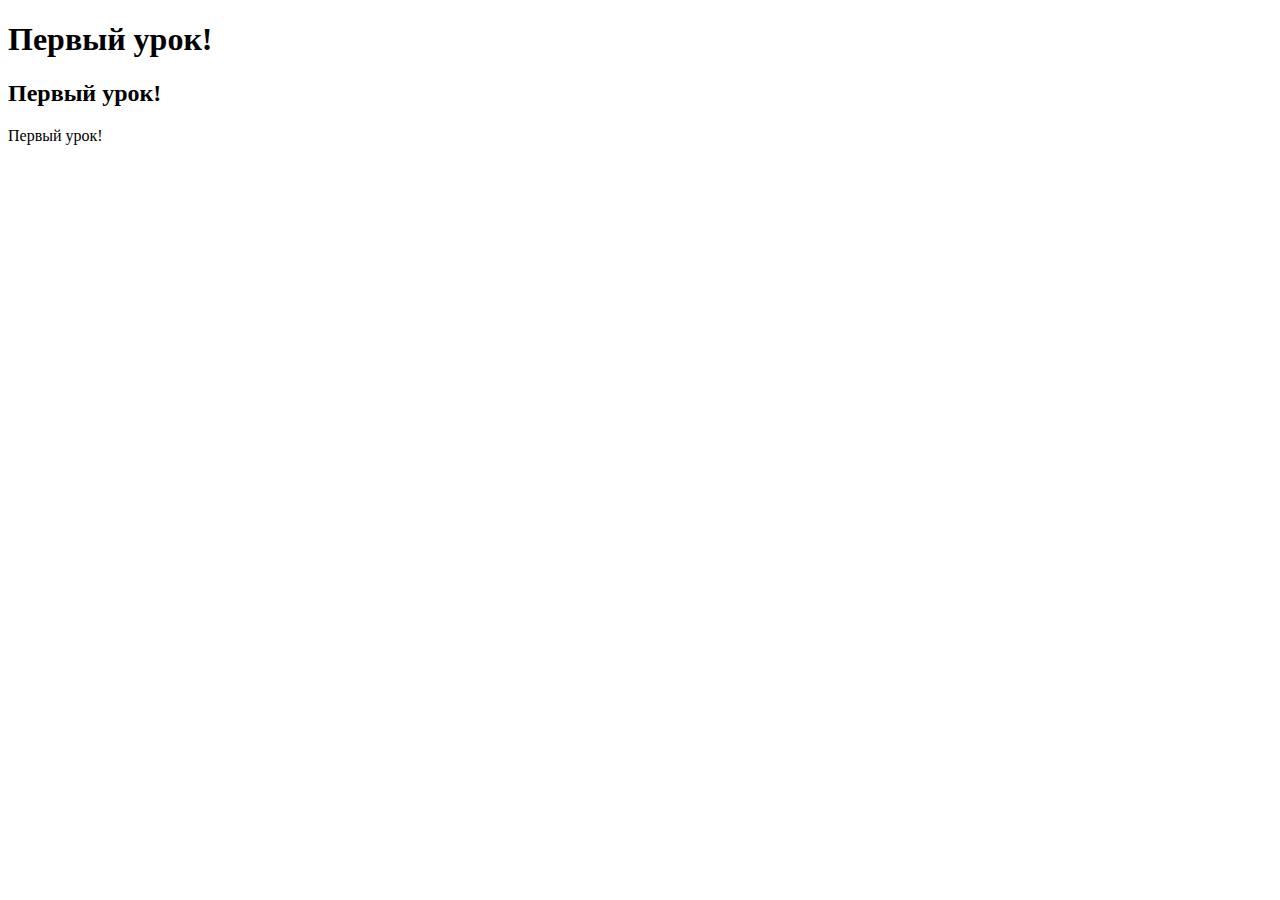
<file: index.html>
<!DOCTYPE html>
<html lang="ru">
<head>
    <meta charset="UTF-8">
    <meta http-equiv="X-UA-Compatible" content="IE=edge">
    <meta name="viewport" content="width=device-width, initial-scale=1.0">
    <title>Title</title>
</head>
<body>
    <h1>Первый урок!</h1>
    <h2> Первый урок!</h2>
    <p>Первый урок!</p>

</body>
</html>
</file>
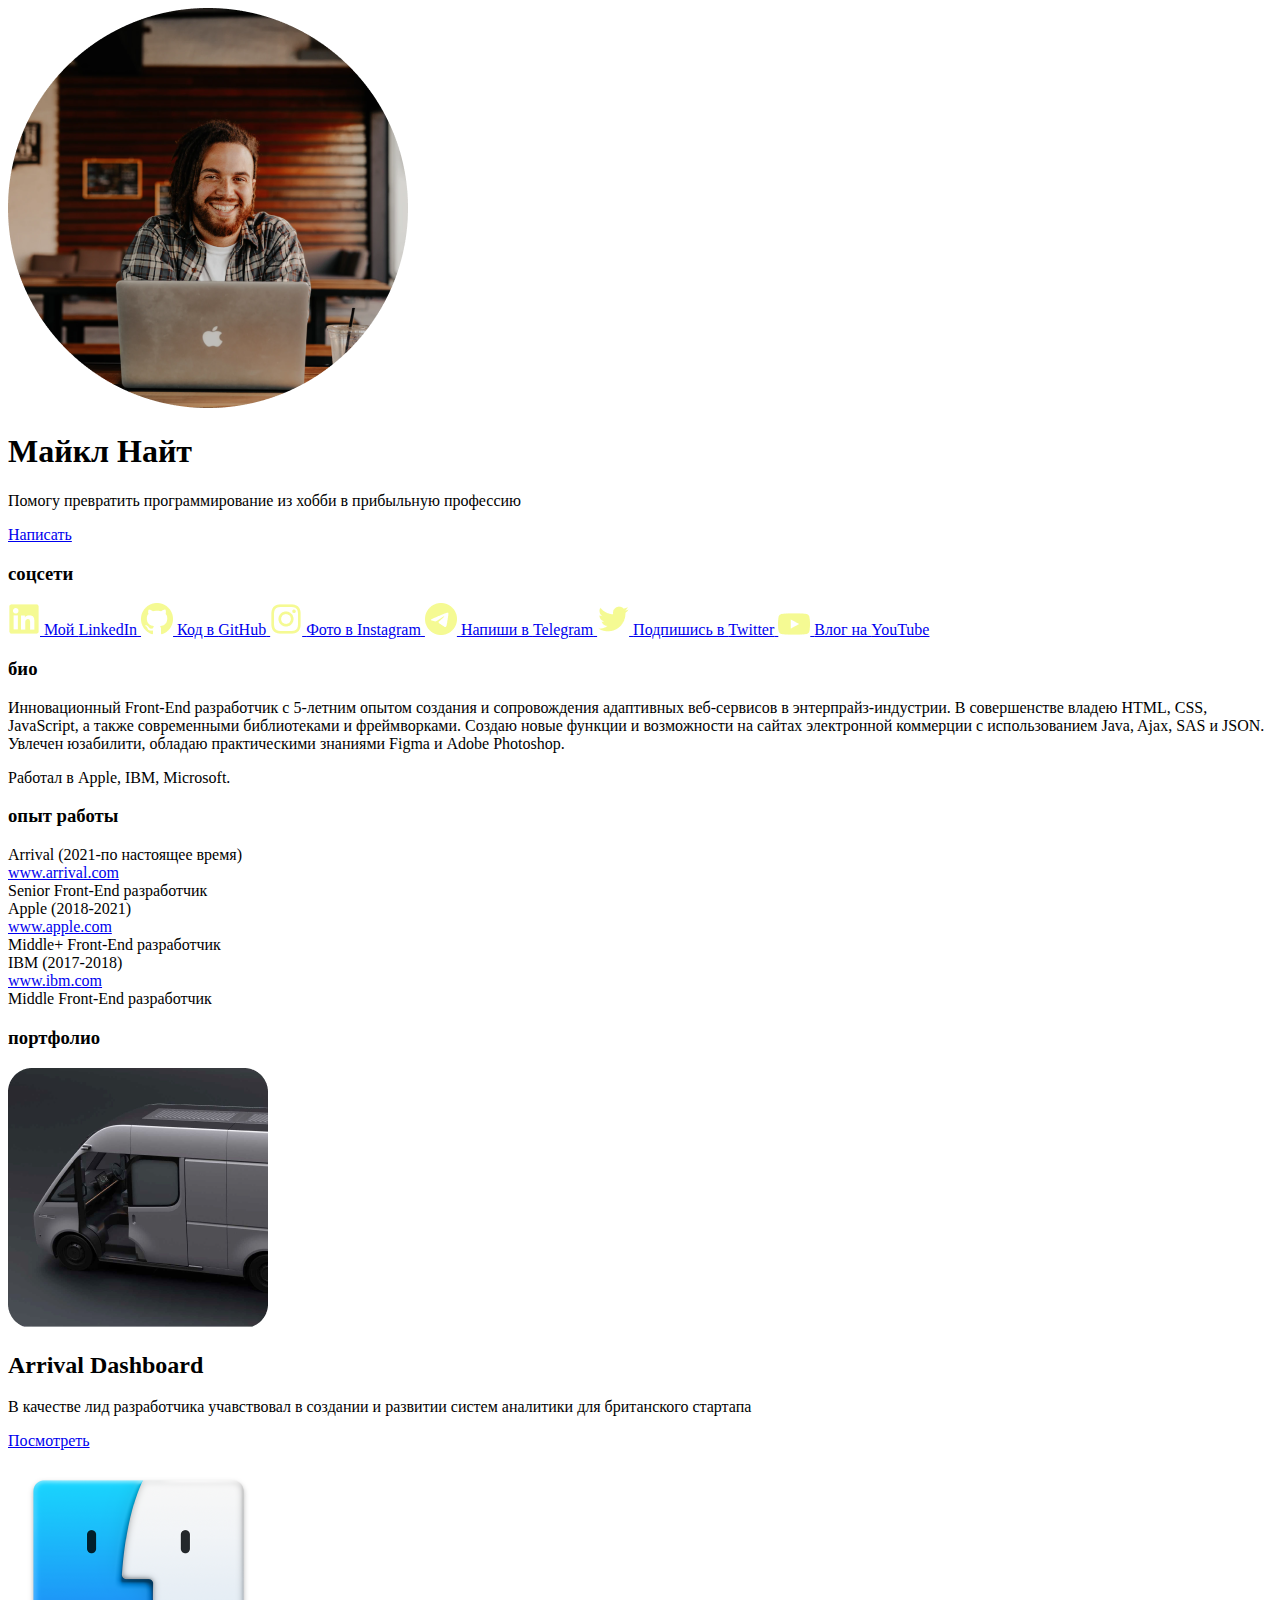
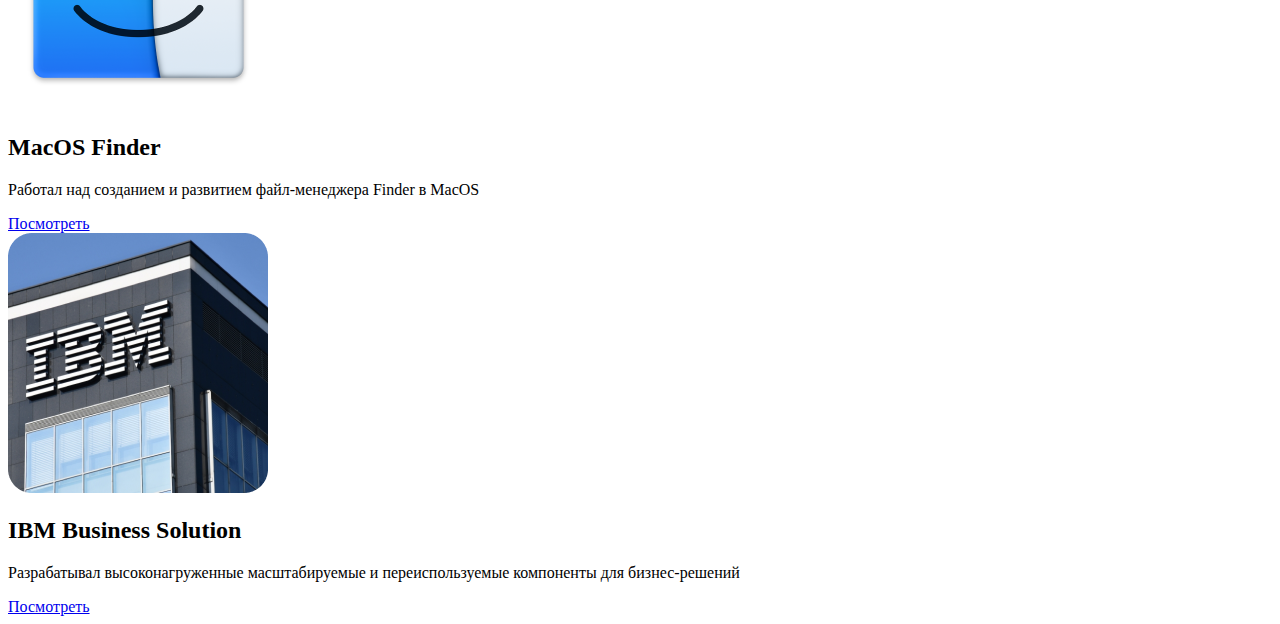
<file: modul4_semantycky_HTML/index.html>
<!DOCTYPE html>
<html lang="ru">
<head>
    <meta charset="UTF-8">
    <meta http-equiv="X-UA-Compatible" content="IE=edge">
    <meta name="viewport" content="width=device-width, initial-scale=1.0">
    <title>Title</title>
</head>
<body>
<main>
    <section>
        <div class="container">
            <div class="about-me">
                <div class="photo">
                    <img src="./images/Avatar.png" alt="photo">
                </div>
                <div class="short-info">
                    <h1>Майкл Найт</h1>
                    <p class="description">Помогу превратить программирование из хобби в прибыльную профессию</p>
                    <a
                            href="https://www.figma.com/file/pLbLlr3wwm9DQ4gq1OkxJc/%F0%9F%94%97--Quicklink?type=design&amp;node-id=19-1498&amp;mode=design&amp;t=jFwOJlCa0UNV5ypI-4"
                    >
                        Написать
                    </a>
                </div>
            </div>
        </div>
    </section>
    <section>
        <div class="container">
            <div class="socials">
                <h3>соцсети</h3>
                <div class="social-links">
                    <a href="https://www.linkedin.com/michaelknight" class="social-link">
                        <img src="./icon/LinkedIn.png" alt="LinkedIn" class="social-icon">
                        <span class="social-name">Мой <span class="bold">LinkedIn</span></span>
                    </a>
                    <a href="https://www.github.com/michaelknight" class="social-link">
                        <img src="./icon/GitHub.png" alt="GitHub" class="social-icon">
                        <span class="social-name">Код в <span class="bold">GitHub</span></span>
                    </a>
                    <a href="https://www.instagram.com/michaelknight" class="social-link">
                        <img src="./icon/Instagram.png" alt="Instagram" class="social-icon">
                        <span class="social-name">Фото в <span class="bold">Instagram</span></span>
                    </a>
                    <a href="https://www.telegram.com/michaelknight" class="social-link">
                        <img src="./icon/Telegram.png" alt="Telegram" class="social-icon">
                        <span class="social-name">Напиши в <span class="bold">Telegram</span></span>
                    </a>
                    <a href="https://www.twitter.com/michaelknight" class="social-link">
                        <img src="./icon/Twitter.png" alt="Twitter" class="social-icon">
                        <span class="social-name">Подпишись в <span class="bold">Twitter</span></span>
                    </a>
                    <a href="https://www.youtube.com/michaelknight" class="social-link">
                        <img src="./icon/YouTube.png" alt="YouTube" class="social-icon">
                        <span class="social-name">Влог на <span class="bold">YouTube</span></span>
                    </a>
                </div>
            </div>
        </div>
    </section>
    <section>
        <div class="container">
            <div class="bio">
                <h3>био</h3>
                <p>
                    Инновационный Front-End разработчик с 5-летним опытом создания и сопровождения адаптивных
                    веб-сервисов в
                    энтерпрайз-индустрии. В совершенстве владею HTML, CSS, JavaScript, а также современными библиотеками
                    и
                    фреймворками. Создаю новые функции и возможности на сайтах электронной коммерции с использованием
                    Java,
                    Ajax,
                    SAS и JSON. Увлечен юзабилити, обладаю практическими знаниями Figma и Adobe Photoshop.
                </p>
                <p>Работал в Apple, IBM, Microsoft.</p>
            </div>
        </div>
    </section>
    <section>
        <div class="container">
            <div class="experience">
                <h3>опыт работы</h3>
                <div class="experience">
                    <div class="job-list">
                        <div class="job">
                            <div class="company">
                                <span>Arrival</span> <span class="period">(2021-по настоящее время)</span>
                            </div>
                            <div class="company-link">
                                <a href="https://www.arrival.com">www.arrival.com</a>
                            </div>
                            <div class="position">Senior Front-End разработчик
                            </div>
                        </div>
                        <div class="job">
                            <div class="company">
                                <span>Apple</span> <span class="period">(2018-2021)</span>
                            </div>
                            <div class="company-link">
                                <a href="https://www.apple.com">www.apple.com</a>
                            </div>
                            <div class="position">Middle+ Front-End разработчик
                            </div>
                        </div>
                        <div class="job">
                            <div class="company">
                                <span>IBM</span> <span class="period">(2017-2018)</span>
                            </div>
                            <div class="company-link">
                                <a href="https://www.ibm.com">www.ibm.com</a>
                            </div>
                            <div class="position">Middle Front-End разработчик
                            </div>
                        </div>
                    </div>
                </div>
            </div>
        </div>
    </section>
    <section>
        <div class="container">
            <div class="portfolio">
                <h3>портфолио</h3>
                <div class="items">
                    <div class="item">
                        <div class="item-image">
                            <img src="./images/Arrival.png" alt="img1">
                        </div>
                        <div class="project">
                            <h2 class="project-name">Arrival Dashboard</h2>
                            <p class="project-description">В качестве лид разработчика учавствовал в создании и развитии
                                систем
                                аналитики для британского стартапа</p>
                            <div class="project-link">
                                <a href="https://www.arrival.com/dashboard">Посмотреть</a>
                            </div>
                        </div>
                    </div>
                    <div class="item">
                        <div class="item-image">
                            <img src="./images/MacOS.png" alt="img2">
                        </div>
                        <div class="project">
                            <h2 class="project-name">MacOS Finder</h2>
                            <p class="project-description">Работал над созданием и развитием файл-менеджера Finder в
                                MacOS</p>
                            <div class="project-link">
                                <a href="https://www.macos.com/dashboard">Посмотреть</a>
                            </div>
                        </div>
                    </div>
                    <div class="item">
                        <div class="item-image">
                            <img src="./images/IBM.png" alt="img3">
                        </div>
                        <div class="project">
                            <h2 class="project-name">IBM Business Solution</h2>
                            <p class="project-description">Разрабатывал высоконагруженные масштабируемые и
                                переиспользуемые
                                компоненты для бизнес-решений</p>
                            <div class="project-link">
                                <a href="https://www.ibm.com/dashboard">Посмотреть</a>
                            </div>
                        </div>
                    </div>
                </div>
            </div>
        </div>
    </section>
</main>
</body>
</html>
</file>
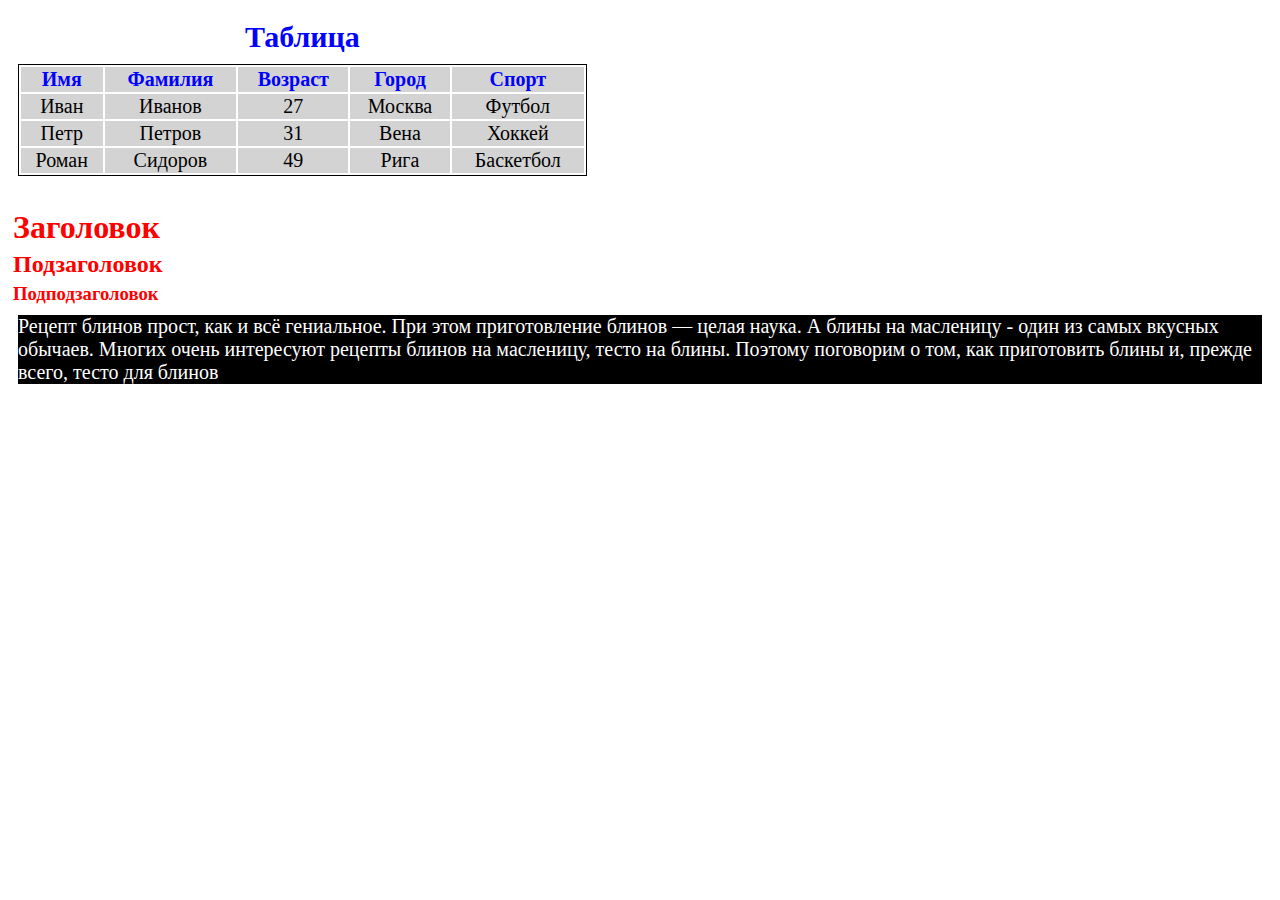
<file: modul5_urok2_selectory/index.html>
<!DOCTYPE html>
<html lang="ru">
<head>
    <meta charset="UTF-8">
    <meta http-equiv="X-UA-Compatible" content="IE=edge">
    <meta name="viewport" content="width=device-width, initial-scale=1.0">
    <title>Title</title>
    <link rel="stylesheet" href="style.css">
</head>
<body>
<table>
    <caption>Таблица</caption>
    <tr id="name">
        <th>Имя</th>
        <th>Фамилия</th>
        <th>Возраст</th>
        <th>Город</th>
        <th>Спорт</th>
    </tr>
    <tr>
        <td>Иван</td>
        <td>Иванов</td>
        <td>27</td>
        <td>Москва</td>
        <td>Футбол</td>
    </tr>
    <tr>
        <td>Петр</td>
        <td>Петров</td>
        <td>31</td>
        <td>Вена</td>
        <td>Хоккей</td>
    </tr>
    <tr>
        <td>Роман</td>
        <td>Сидоров</td>
        <td>49</td>
        <td>Рига</td>
        <td>Баскетбол</td>
    </tr>
</table>
<br>
<h1>Заголовок </h1>
<h2> Подзаголовок</h2>
<h3> Подподзаголовок</h3>
<p>
    Рецепт блинов прост, как и всё гениальное. При этом приготовление блинов — целая наука.
    А блины на масленицу - один из самых вкусных обычаев. Многих очень интересуют рецепты блинов на масленицу, тесто на
    блины.
    Поэтому поговорим о том, как приготовить блины и, прежде всего, тесто для блинов
</p>
</body>
</html>
</file>
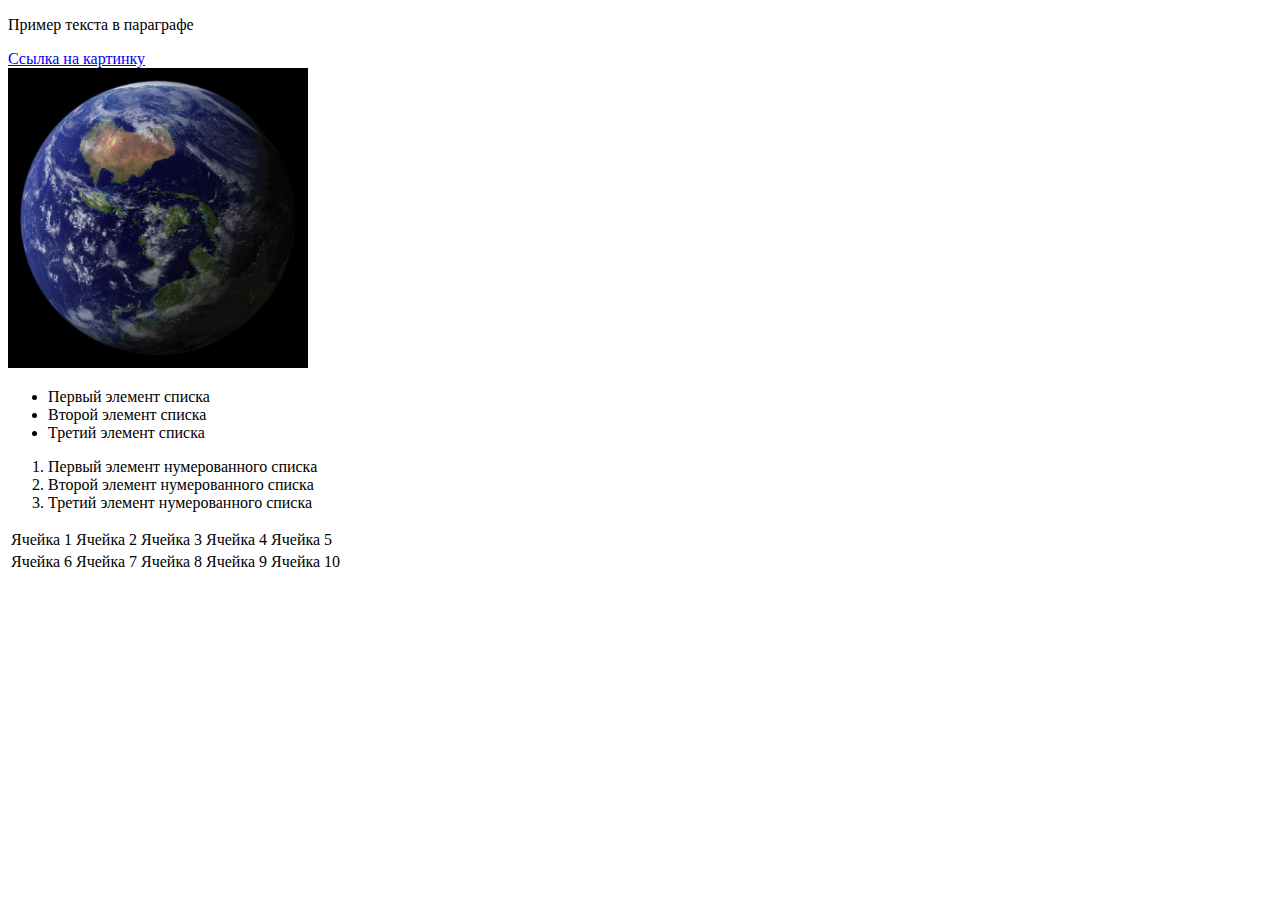
<file: Urok 2/index.html>
<!DOCTYPE html>
<html lang="ru">
<head>
    <meta charset="UTF-8">
    <meta http-equiv="X-UA-Compatible" content="IE=edge">
    <meta name="viewport" content="width=device-width, initial-scale=1.0">
    <title>Title</title>
</head>
<body>
<p>Пример текста в параграфе</p>
<a href="https://2.bp.blogspot.com/-zSDJxDVN4PE/TfgIfdYis5I/AAAAAAAABWs/BdKqjnpQDNg/s1600/Earth.jpg">Ссылка на картинку
</a>
<br>
<img src="Earth.jpg" alt="Картинка Земли" width="300px" height="300px">
<ul>
    <li>Первый элемент списка</li>
    <li>Второй элемент списка</li>
    <li>Третий элемент списка</li>
</ul>
<ol>
    <li>Первый элемент нумерованного списка</li>
    <li>Второй элемент нумерованного списка</li>
    <li>Третий элемент нумерованного списка</li>
</ol>

<table>

    <tr>
        <td>Ячейка 1 </td>
        <td>Ячейка 2 </td>
        <td>Ячейка 3 </td>
        <td>Ячейка 4 </td>
        <td>Ячейка 5 </td>

    </tr>
    <tr>
        <td>Ячейка 6 </td>
        <td>Ячейка 7 </td>
        <td>Ячейка 8 </td>
        <td>Ячейка 9 </td>
        <td>Ячейка 10 </td>

    </tr>

</table>
</body>
</html>
</file>
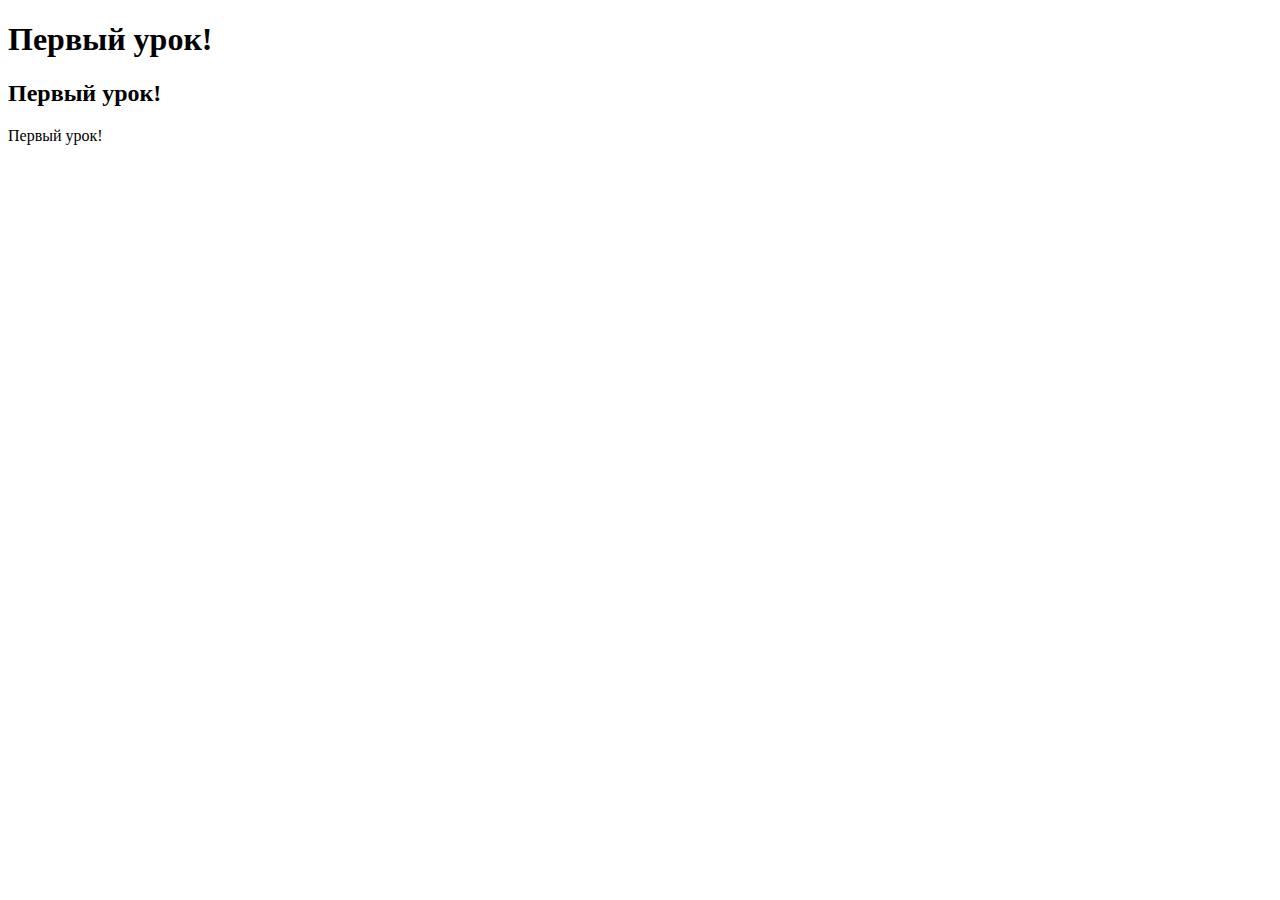
<file: Urok1/index.html>
<!DOCTYPE html>
<html lang="ru">
<head>
    <meta charset="UTF-8">
    <meta http-equiv="X-UA-Compatible" content="IE=edge">
    <meta name="viewport" content="width=device-width, initial-scale=1.0">
    <title>Title</title>
</head>
<body>
    <h1>Первый урок!</h1>
    <h2> Первый урок!</h2>
    <p>Первый урок!</p>


</body>
</html>
</file>
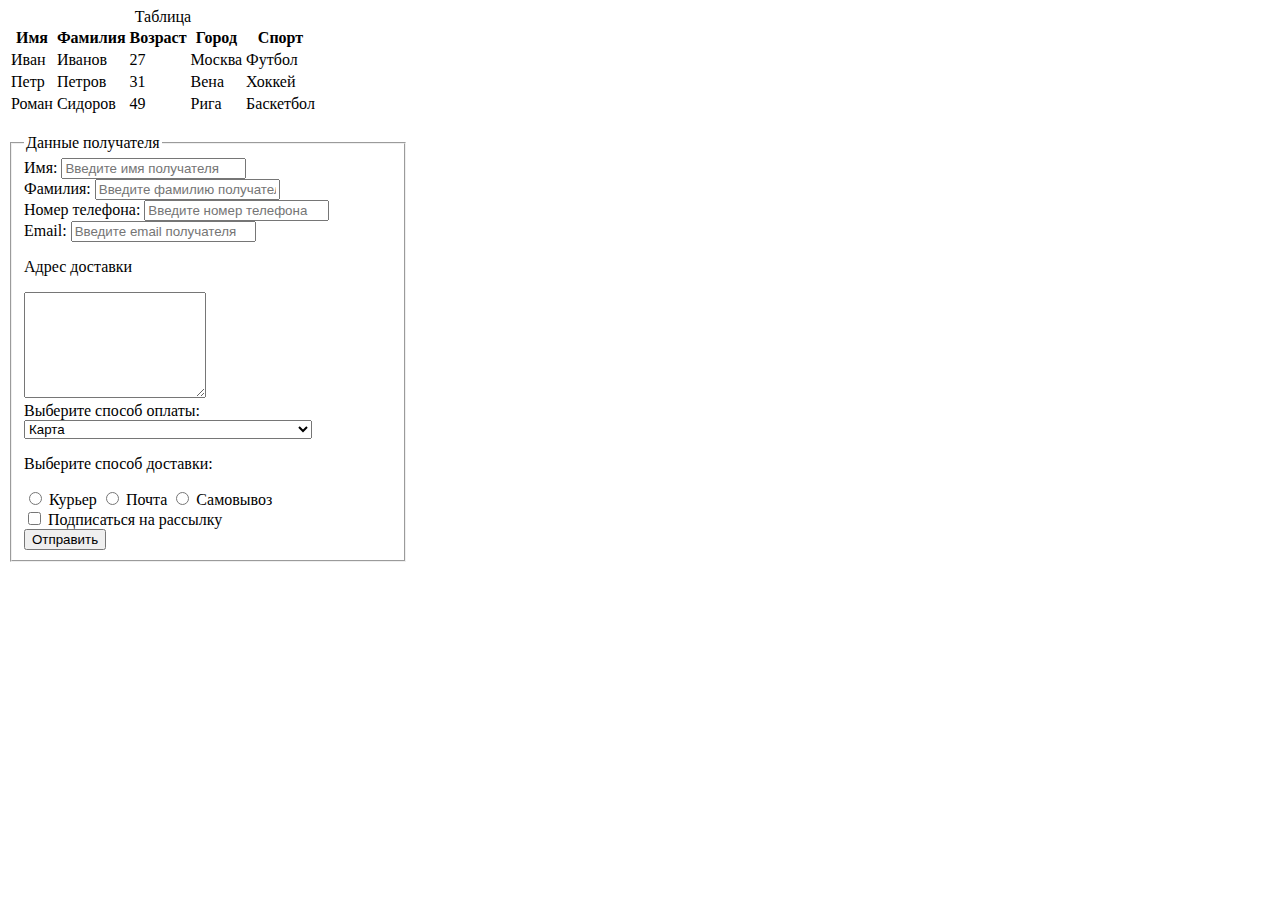
<file: urok3.1_tablicy_formy/index.html>
<!DOCTYPE html>
<html lang="ru">
<head>
    <meta charset="UTF-8">
    <meta http-equiv="X-UA-Compatible" content="IE=edge">
    <meta name="viewport" content="width=device-width, initial-scale=1.0">
    <title>Title</title>
</head>
<body>
<table>
    <caption>Таблица</caption>
    <tr>
        <th>Имя</th>
        <th>Фамилия</th>
        <th>Возраст</th>
        <th>Город</th>
        <th>Спорт</th>
    </tr>
    <tr>
        <td>Иван</td>
        <td>Иванов</td>
        <td>27</td>
        <td>Москва</td>
        <td>Футбол</td>
    </tr>
    <tr>
        <td>Петр</td>
        <td>Петров</td>
        <td>31</td>
        <td>Вена</td>
        <td>Хоккей</td>
    </tr>
    <tr>
        <td>Роман</td>
        <td>Сидоров</td>
        <td>49</td>
        <td>Рига</td>
        <td>Баскетбол</td>
    </tr>
</table>
<br>
<div style="width: 400px">
    <fieldset>
        <legend> Данные получателя</legend>
        <form action="http://localhost:63342" method="get">
            <label for="name">Имя:</label>
            <input type="text" id="name" name="name" required placeholder="Введите имя получателя">
            <br>
            <label for="surname">Фамилия:</label>
            <input type="text" id="surname" name="surname" required placeholder="Введите фамилию получателя">
            <br>
            <label for="phone number">Номер телефона:</label>
            <input type="text" id="phone number" name="phone number" required placeholder="Введите номер телефона">
            <br>
            <label for="email">Email:</label>
            <input type="email" id="email" name="email" required placeholder="Введите email получателя">
            <br>
            <p><label for="address">Адрес доставки </label></p>
            <textarea id="address" name="address" required placeholder="Введите адрес доставки"
                      style="height:100px">
            </textarea>
            <br>
            <label for="payBy">Выберите способ оплаты:</label>
            <select id="payBy" name="payBy">
                <option value="card">Карта</option>
                <option value="cash">Наличными</option>
                <option value="bank">Перевод на карту</option>
                <option value="cash on delivery">Наличными курьеру при получении товара</option>
            </select>
            <br>
            <p>Выберите способ доставки:</p>
            <input type="radio" id="delivery" name="delivery" value="courier">
            <label for="delivery">Курьер</label>
            <input type="radio" id="post" name="delivery" value="post">
            <label for="post">Почта</label>
            <input type="radio" id="pick_up" name="delivery" value="pick up">
            <label for="pick_up">Самовывоз</label>
            <br>
            <input type="checkbox" id="subscribe" name="subscribe" value="subscribe">
            <label for="subscribe">Подписаться на рассылку</label>
            <br>
            <input type="submit" value="Отправить">
        </form>
    </fieldset>
</div>
</body>
</html>
</file>
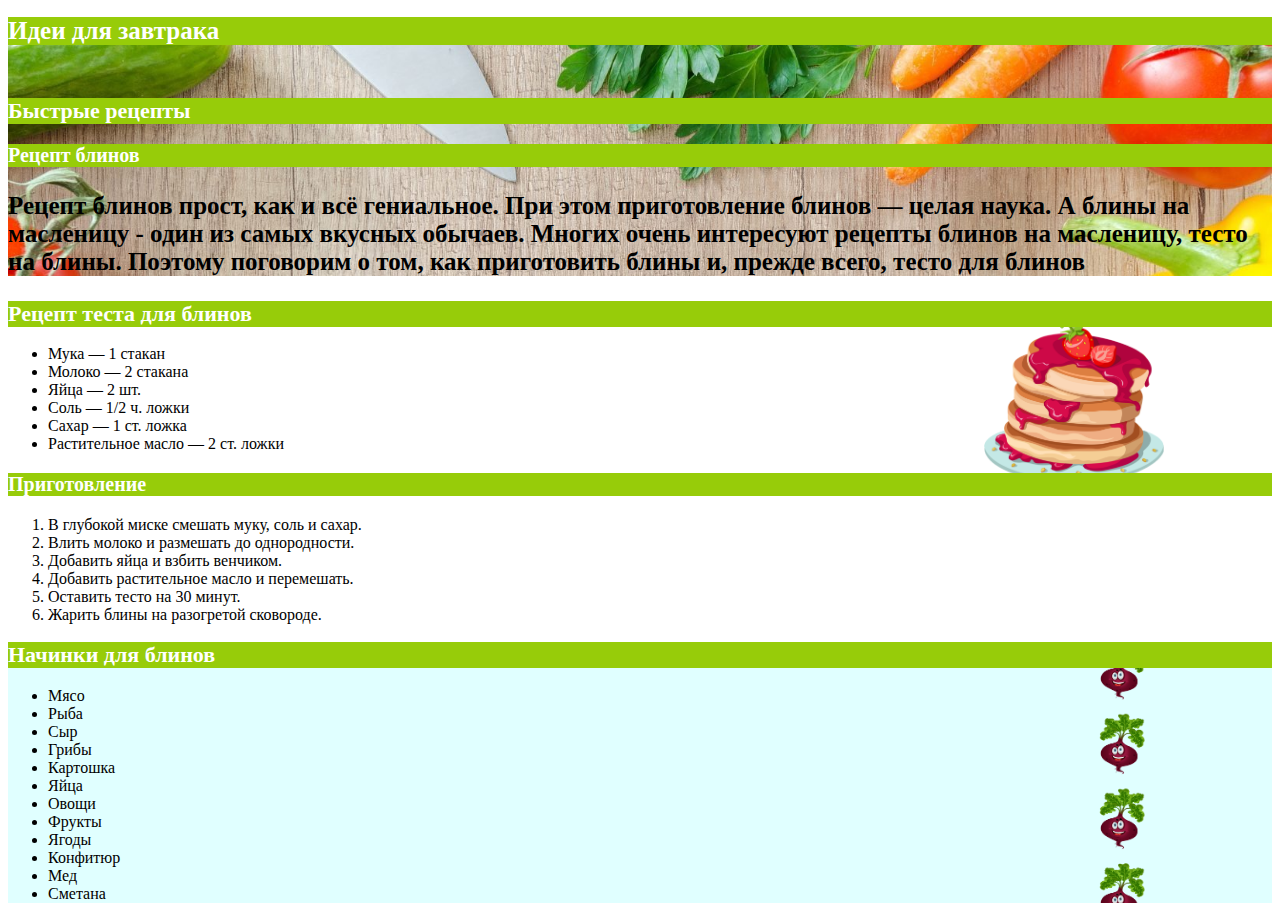
<file: Urok5.3_Cvet_i_fon/index.html>
<!DOCTYPE html>
<html lang="ru">
<head>
    <meta charset="UTF-8">
    <meta http-equiv="X-UA-Compatible" content="IE=edge">
    <meta name="viewport" content="width=device-width, initial-scale=1.0">
    <title>Title</title>
    <link rel="stylesheet" href="style.css">
</head>
<body>
<div>
    <div class="box">
        <h1>Идеи для завтрака </h1>
        <br>
        <h2> Быстрые рецепты</h2>
        <h3> Рецепт блинов</h3>
        <p>
            Рецепт блинов прост, как и всё гениальное. При этом приготовление блинов — целая наука.
            А блины на масленицу - один из самых вкусных обычаев. Многих очень интересуют рецепты блинов на масленицу,
            тесто на
            блины.
            Поэтому поговорим о том, как приготовить блины и, прежде всего, тесто для блинов
        </p>
    </div>
</div>
<div>
    <div class="recipe">
        <h2>Рецепт теста для блинов</h2>
        <ul>
            <li>Мука — 1 стакан</li>
            <li>Молоко — 2 стакана</li>
            <li>Яйца — 2 шт.</li>
            <li>Соль — 1/2 ч. ложки</li>
            <li>Сахар — 1 ст. ложка</li>
            <li>Растительное масло — 2 ст. ложки</li>
        </ul>
        <h3>Приготовление</h3>
        <ol>
            <li>В глубокой миске смешать муку, соль и сахар.</li>
            <li>Влить молоко и размешать до однородности.</li>
            <li>Добавить яйца и взбить венчиком.</li>
            <li>Добавить растительное масло и перемешать.</li>
            <li>Оставить тесто на 30 минут.</li>
            <li>Жарить блины на разогретой сковороде.</li>
        </ol>
    </div>
</div>
<div>
    <div class="filling">
        <h2>Начинки для блинов</h2>
        <ul>
            <li>Мясо</li>
            <li>Рыба</li>
            <li>Сыр</li>
            <li>Грибы</li>
            <li>Картошка</li>
            <li>Яйца</li>
            <li>Овощи</li>
            <li>Фрукты</li>
            <li>Ягоды</li>
            <li>Конфитюр</li>
            <li>Мед</li>
            <li>Сметана</li>
        </ul>
    </div>
</div>
</body>
</html>
</file>
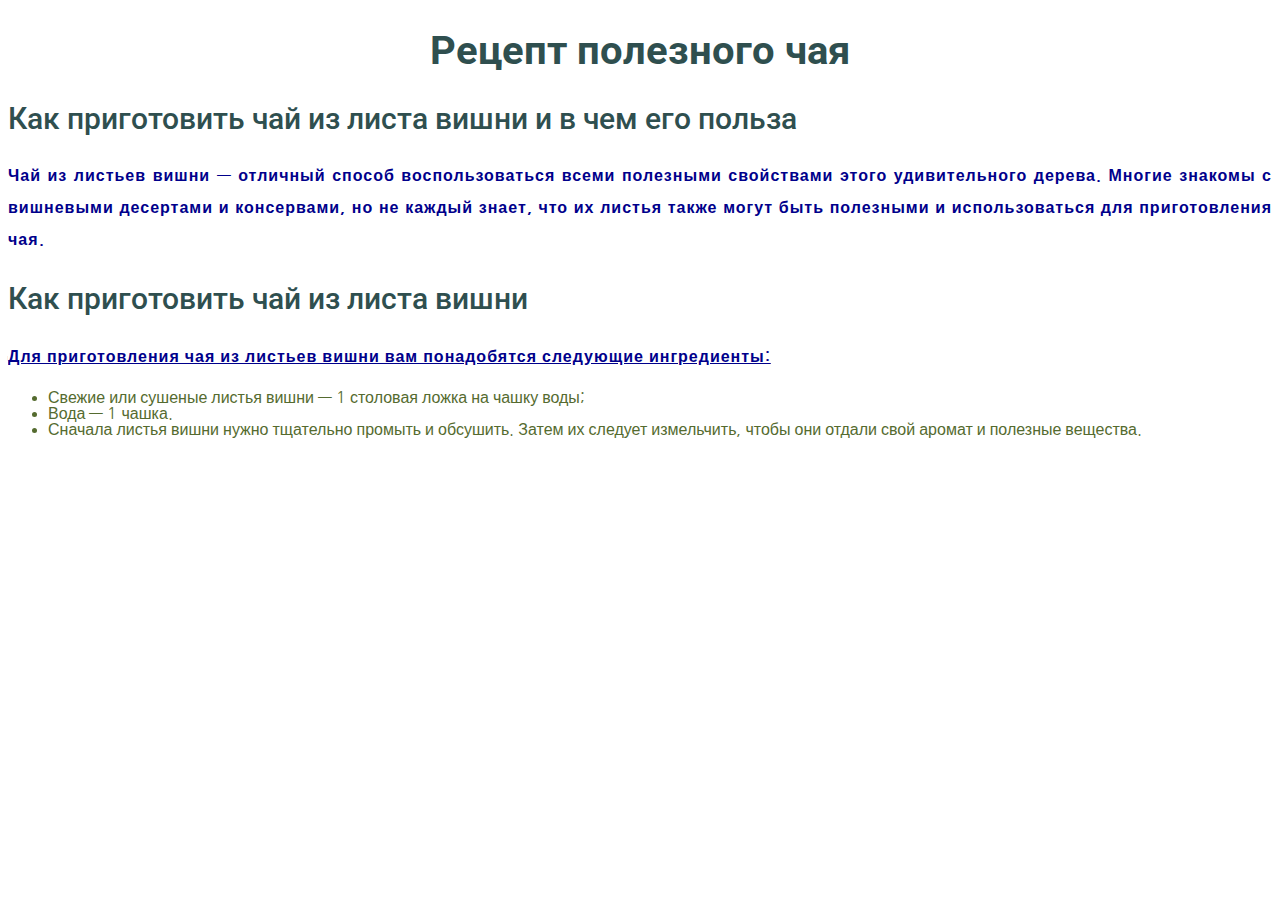
<file: Urok5_4/index.html>
<!DOCTYPE html>
<html lang="en">
<head>
    <meta charset="UTF-8">
    <meta http-equiv="X-UA-Compatible" content="IE=edge">
    <meta name="viewport" content="width=device-width, initial-scale=1.0">
    <link rel="stylesheet" href="style.css">
    <title>Title</title>
    <link rel="preconnect" href="https://fonts.googleapis.com">
    <link rel="preconnect" href="https://fonts.gstatic.com" crossorigin>
    <link href="https://fonts.googleapis.com/css2?family=Roboto:ital,wght@0,100;0,300;0,400;0,500;0,700;0,900;1,100;1,300;1,400;1,500;1,700;1,900&display=swap"
          rel="stylesheet">
    <link rel="preconnect" href="https://fonts.googleapis.com">
    <link rel="preconnect" href="https://fonts.gstatic.com" crossorigin>
    <link href="https://fonts.googleapis.com/css2?family=Nanum+Gothic:wght@400;700&family=Playwrite+DK+Loopet:wght@100..400&display=swap"
          rel="stylesheet">
</head>
<body>
<h1>Рецепт полезного чая</h1>
<h2>Как приготовить чай из листа вишни и в чем его польза</h2>
<p>Чай из листьев вишни — отличный способ воспользоваться всеми полезными свойствами этого удивительного дерева.
    Многие знакомы с вишневыми десертами и консервами, но не каждый знает, что их листья также могут быть полезными и
    использоваться для приготовления чая.
</p>
<h2>Как приготовить чай из листа вишни</h2>
<p style="text-decoration:underline">Для приготовления чая из листьев вишни вам понадобятся следующие ингредиенты:
</p>
<ul>
    <li>Свежие или сушеные листья вишни — 1 столовая ложка на чашку воды;</li>
    <li>Вода — 1 чашка.</li>
    <li>Сначала листья вишни нужно тщательно промыть и обсушить. Затем их следует измельчить, чтобы они отдали свой
        аромат и полезные вещества.
    </li>
</ul>
</body>
</html>
</file>
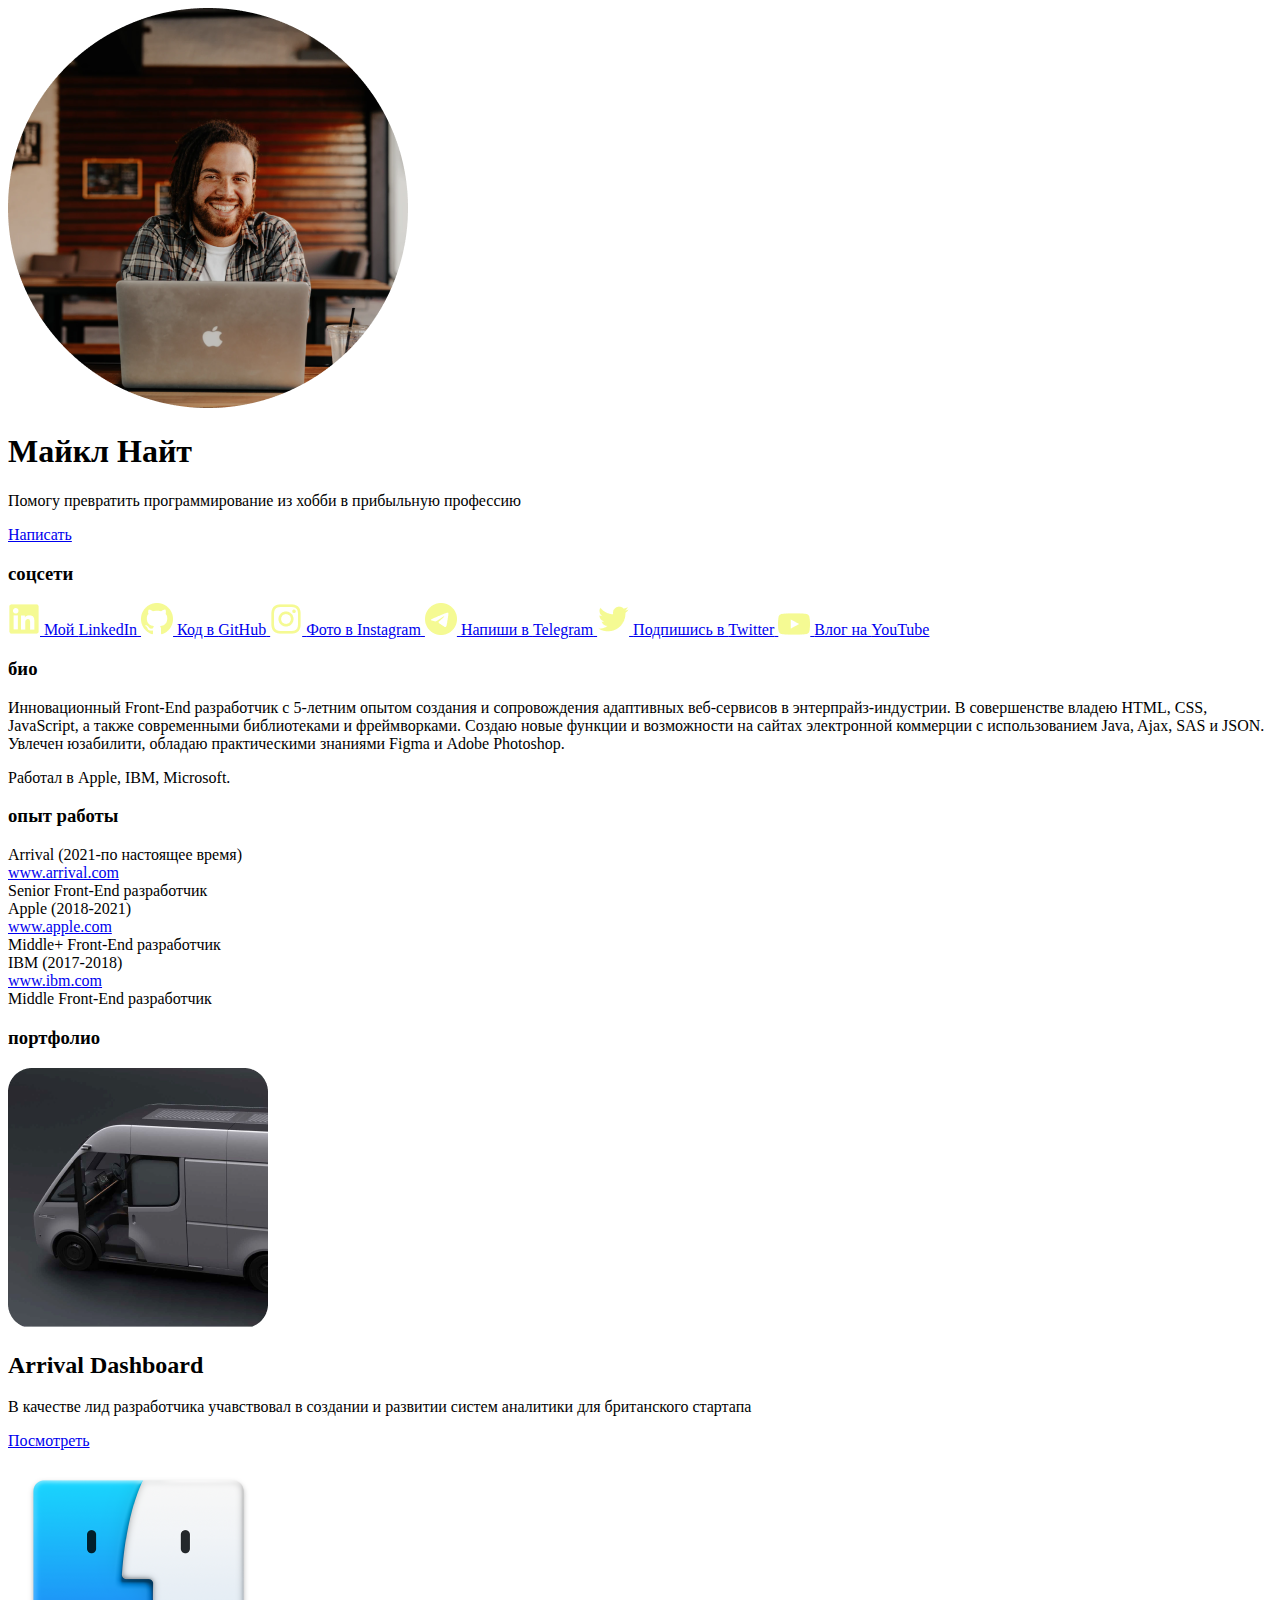
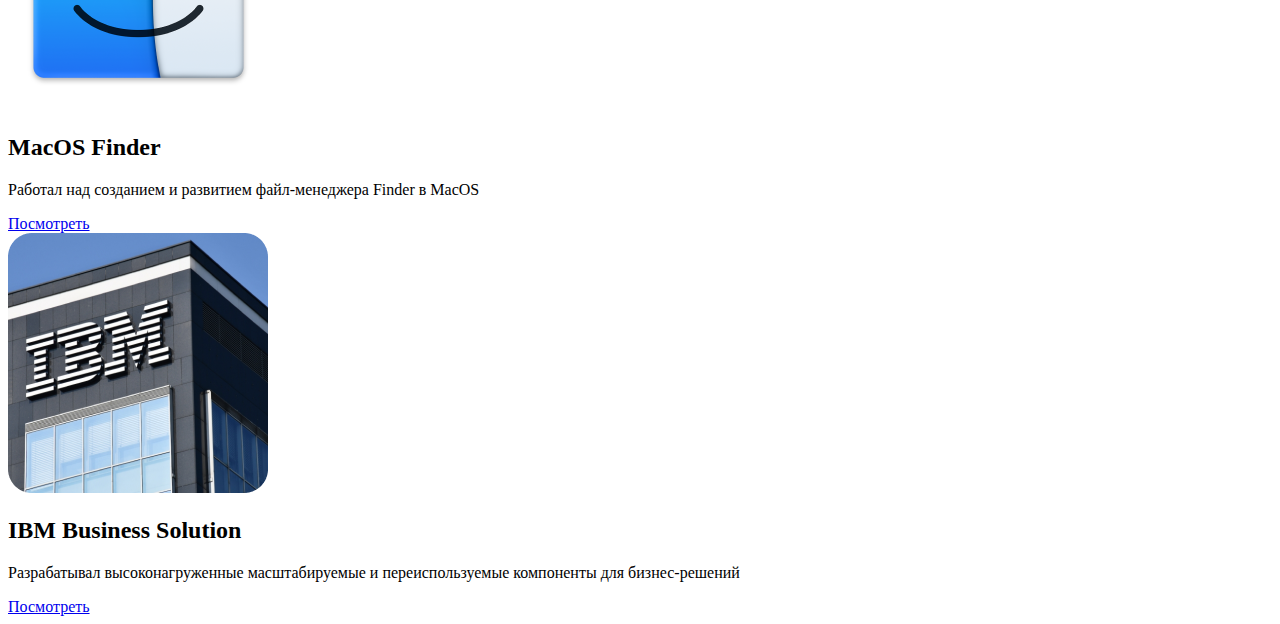
<file: urok5_Figma/index.html>
<!DOCTYPE html>
<html lang="ru">
<head>
    <meta charset="UTF-8">
    <meta http-equiv="X-UA-Compatible" content="IE=edge">
    <meta name="viewport" content="width=device-width, initial-scale=1.0">
    <title>Title</title>
</head>
<body>
    <div class="container">
        <div class="about-me">
            <div class="photo">
                <img src="./images/Avatar.png" alt="photo">
            </div>
            <div class="short-info">
                <h1>Майкл Найт</h1>
                <p class="description">Помогу превратить программирование из хобби в прибыльную профессию</p>
                <a
                        href="https://www.figma.com/file/pLbLlr3wwm9DQ4gq1OkxJc/%F0%9F%94%97--Quicklink?type=design&amp;node-id=19-1498&amp;mode=design&amp;t=jFwOJlCa0UNV5ypI-4"
                >
                    Написать
                </a>
            </div>
        </div>
    </div>
    <div class="container">
        <div class="socials">
            <h3>соцсети</h3>
            <div class="social-links">
                <a href="https://www.linkedin.com/michaelknight" class="social-link">
                    <img src="./icon/LinkedIn.png" alt="LinkedIn" class="social-icon">
                    <span class="social-name">Мой <span class="bold">LinkedIn</span></span>
                </a>
                <a href="https://www.github.com/michaelknight" class="social-link">
                    <img src="./icon/GitHub.png" alt="GitHub" class="social-icon">
                    <span class="social-name">Код в <span class="bold">GitHub</span></span>
                </a>
                <a href="https://www.instagram.com/michaelknight" class="social-link">
                    <img src="./icon/Instagram.png" alt="Instagram" class="social-icon">
                    <span class="social-name">Фото в <span class="bold">Instagram</span></span>
                </a>
                <a href="https://www.telegram.com/michaelknight" class="social-link">
                    <img src="./icon/Telegram.png" alt="Telegram" class="social-icon">
                    <span class="social-name">Напиши в <span class="bold">Telegram</span></span>
                </a>
                <a href="https://www.twitter.com/michaelknight" class="social-link">
                    <img src="./icon/Twitter.png" alt="Twitter" class="social-icon">
                    <span class="social-name">Подпишись в <span class="bold">Twitter</span></span>
                </a>
                <a href="https://www.youtube.com/michaelknight" class="social-link">
                    <img src="./icon/YouTube.png" alt="YouTube" class="social-icon">
                    <span class="social-name">Влог на <span class="bold">YouTube</span></span>
                </a>
            </div>
        </div>
    </div>
    <div class="container">
        <div class="bio">
            <h3>био</h3>
            <p>
                Инновационный Front-End разработчик с 5-летним опытом создания и сопровождения адаптивных веб-сервисов в
                энтерпрайз-индустрии. В совершенстве владею HTML, CSS, JavaScript, а также современными библиотеками и
                фреймворками. Создаю новые функции и возможности на сайтах электронной коммерции с использованием Java,
                Ajax,
                SAS и JSON. Увлечен юзабилити, обладаю практическими знаниями Figma и Adobe Photoshop.
            </p>
            <p>Работал в Apple, IBM, Microsoft.</p>
        </div>
    </div>
    <div class="container">
        <div class="experience">
            <h3>опыт работы</h3>
            <div class="experience">
                <div class="job-list">
                    <div class="job">
                        <div class="company">
                            <span>Arrival</span> <span class="period">(2021-по настоящее время)</span>
                        </div>
                        <div class="company-link">
                            <a href="https://www.arrival.com">www.arrival.com</a>
                        </div>
                        <div class="position">Senior Front-End разработчик
                        </div>
                    </div>
                    <div class="job">
                        <div class="company">
                            <span>Apple</span> <span class="period">(2018-2021)</span>
                        </div>
                        <div class="company-link">
                            <a href="https://www.apple.com">www.apple.com</a>
                        </div>
                        <div class="position">Middle+ Front-End разработчик
                        </div>
                    </div>
                    <div class="job">
                        <div class="company">
                            <span>IBM</span> <span class="period">(2017-2018)</span>
                        </div>
                        <div class="company-link">
                            <a href="https://www.ibm.com">www.ibm.com</a>
                        </div>
                        <div class="position">Middle Front-End разработчик
                        </div>
                    </div>
                </div>
            </div>
        </div>
    </div>
    <div class="container">
        <div class="portfolio">
            <h3>портфолио</h3>
            <div class="items">
                <div class="item">
                    <div class="item-image">
                        <img src="./images/Arrival.png" alt="img1">
                    </div>
                    <div class="project">
                        <h2 class="project-name">Arrival Dashboard</h2>
                        <p class="project-description">В качестве лид разработчика учавствовал в создании и развитии
                            систем
                            аналитики для британского стартапа</p>
                        <div class="project-link">
                            <a href="https://www.arrival.com/dashboard">Посмотреть</a>
                        </div>
                    </div>
                </div>
                <div class="item">
                    <div class="item-image">
                        <img src="./images/MacOS.png" alt="img2">
                    </div>
                    <div class="project">
                        <h2 class="project-name">MacOS Finder</h2>
                        <p class="project-description">Работал над созданием и развитием файл-менеджера Finder в
                            MacOS</p>
                        <div class="project-link">
                            <a href="https://www.macos.com/dashboard">Посмотреть</a>
                        </div>
                    </div>
                </div>
                <div class="item">
                    <div class="item-image">
                        <img src="./images/IBM.png" alt="img3">
                    </div>
                    <div class="project">
                        <h2 class="project-name">IBM Business Solution</h2>
                        <p class="project-description">Разрабатывал высоконагруженные масштабируемые и переиспользуемые
                            компоненты для бизнес-решений</p>
                        <div class="project-link">
                            <a href="https://www.ibm.com/dashboard">Посмотреть</a>
                        </div>
                    </div>
                </div>
            </div>
        </div>
    </div>

</body>
</html>
</file>
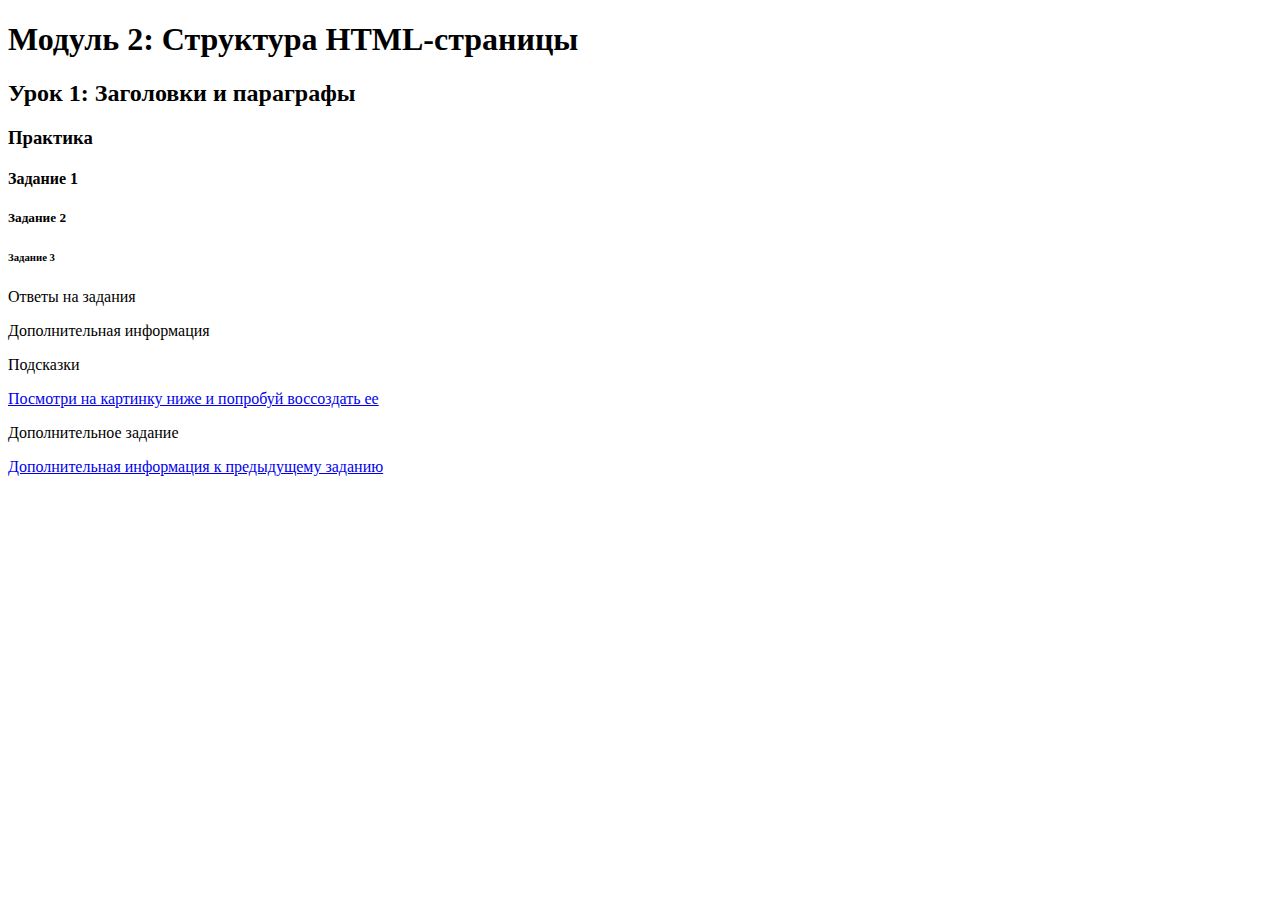
<file: block2/urok2.1.html>
<!DOCTYPE html>
<html lang="ru">
<head>
    <meta charset="UTF-8">
    <meta http-equiv="X-UA-Compatible" content="IE=edge">
    <meta name="viewport" content="width=device-width, initial-scale=1.0">
    <title>Title</title>
</head>
<body>
<h1>Модуль 2: Структура HTML-страницы</h1>
<h2> Урок 1: Заголовки и параграфы</h2>
<h3>Практика</h3>
<h4>Задание 1</h4>
<h5>Задание 2</h5>
<h6>Задание 3</h6>

<p>Ответы на задания</p>
<p>Дополнительная информация</p>
<p>Подсказки</p>

<a href="https://klike.net/uploads/posts/2019-06/medium/1561279319_22.jpg">Посмотри на картинку ниже и попробуй воссоздать ее </a>
<p>Дополнительное задание</p>
<a href="https://floristics.info/ru/stati/sad/2449-yablonya-posadka-i-ukhod-obrezka-i-privivka.html"> Дополнительная информация к предыдущему заданию </a>




</body>
</html>
</file>
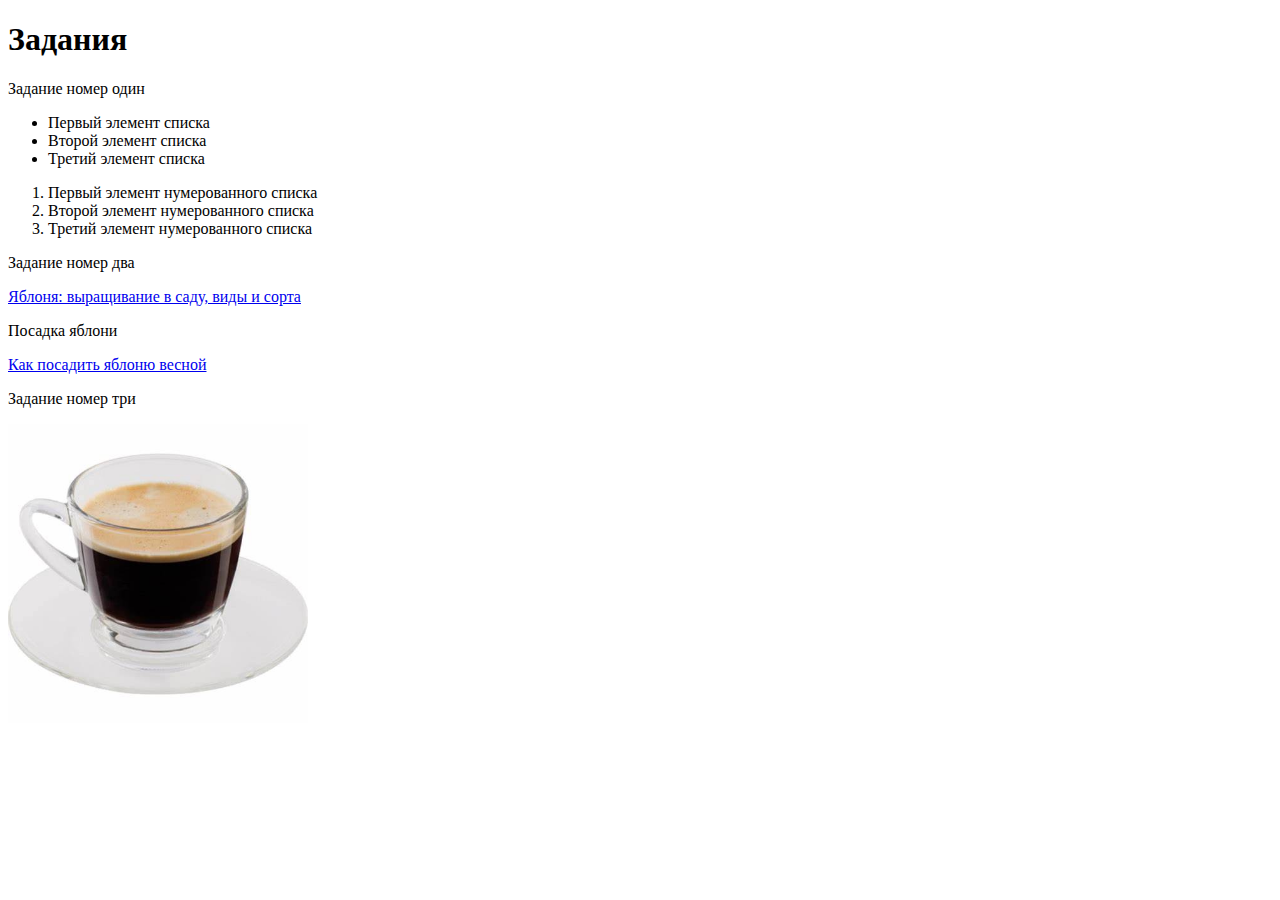
<file: block2/urok2.2.html>
<!DOCTYPE html>
<html lang="ru">
<head>
    <meta charset="UTF-8">
    <meta http-equiv="X-UA-Compatible" content="IE=edge">
    <meta name="viewport" content="width=device-width, initial-scale=1.0">
    <title>Title</title>
</head>
<body>
    <h1> Задания</h1>
    <p> Задание номер один</p>
    <ul>
        <li>Первый элемент списка</li>
        <li>  Второй элемент списка</li>
        <li>Третий элемент списка</li>
    </ul>
    <ol>
    <li>Первый элемент нумерованного списка</li>
        <li>Второй элемент нумерованного списка</li>
        <li>Третий элемент нумерованного списка</li>
    </ol>
    <p> Задание номер два </p>
    <a href="https://floristics.info/ru/stati/sad/2449-yablonya-posadka-i-ukhod-obrezka-i-privivka.html"> Яблоня: выращивание в саду, виды и сорта  </a>
    <p> Посадка яблони</p>
    <a href=#https://floristics.info/ru/stati/sad/2449-yablonya-posadka-i-ukhod-obrezka-i-privivka.html#s33> Как посадить яблоню весной </a>
    <a id="https://floristics.info/ru/stati/sad/2449-yablonya-posadka-i-ukhod-obrezka-i-privivka.html#s33"> </a>
    <p>Задание номер три</p>
    <img src="coffee.jpg" alt="Картинка кофе" width="300px" height="300px">

</body>
</html>
</file>
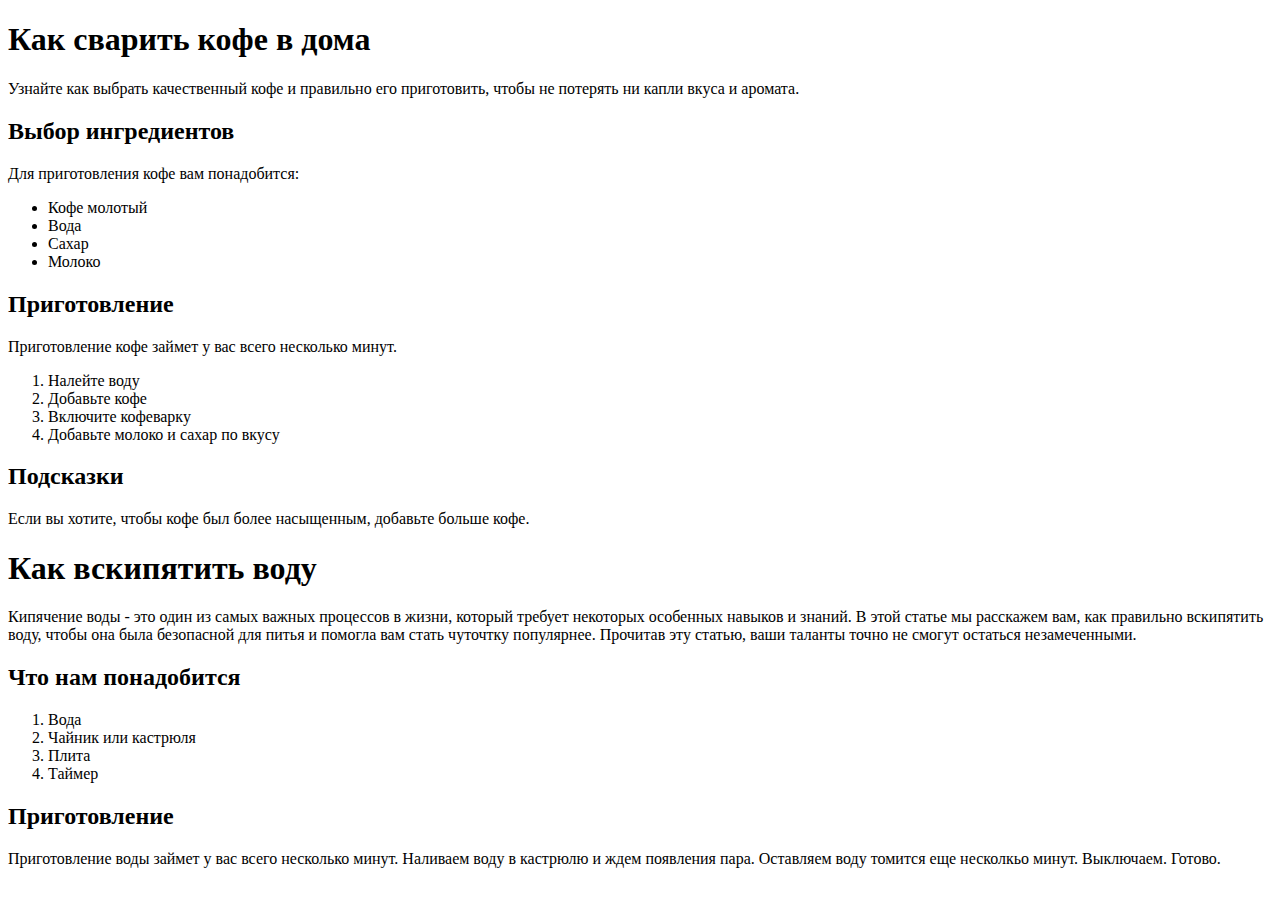
<file: block2/urok3.html>
<!DOCTYPE html>
<html lang="ru">
<head>
    <meta charset="UTF-8">
    <meta http-equiv="X-UA-Compatible" content="IE=edge">
    <meta name="viewport" content="width=device-width, initial-scale=1.0">
    <title>Title</title>
</head>
<body>
<div>
<h1> Как сварить кофе в дома</h1>
    <p> Узнайте как выбрать качественный кофе и правильно его приготовить, чтобы не потерять ни капли вкуса и аромата. </p>
  <h2>  Выбор ингредиентов </h2>
    <p> Для приготовления кофе вам понадобится: </p>
    <ul>
        <li> Кофе молотый </li>
        <li> Вода </li>
        <li> Сахар </li>
        <li> Молоко </li>
    </ul>
    <h2> Приготовление </h2>
    <p> Приготовление кофе займет у вас всего несколько минут. </p>
    <ol>
        <li> Налейте воду </li>
        <li> Добавьте кофе </li>
        <li> Включите кофеварку </li>
        <li> Добавьте молоко и сахар по вкусу </li>
    </ol>
    <h2> Подсказки </h2>
    <p> Если вы хотите, чтобы кофе был более насыщенным, добавьте больше кофе. </p>

</div>

<div>

    <h1>  Как вскипятить воду  </h1>
  <p> Кипячение воды - это один из самых важных процессов в жизни, который требует некоторых особенных навыков и знаний. В этой статье мы расскажем вам, как правильно вскипятить воду, чтобы она была безопасной для питья и помогла вам стать чуточтку популярнее. Прочитав эту статью, ваши таланты точно не смогут остаться незамеченными.</p>


<h2> Что нам понадобится</h2>
<ol>
    <li> Вода </li>
    <li> Чайник или кастрюля </li>
    <li> Плита </li>
    <li> Таймер </li>
</ol>
<h2> Приготовление </h2>
<p> Приготовление воды займет у вас всего несколько минут.  Наливаем воду в кастрюлю и ждем появления пара. Оставляем воду томится еще несколкьо минут. Выключаем. Готово.</p>

</div>
</body>
</html>
</file>
<file: modul5_urok2_selectory/style.css>
table {
    width: 45%;
    margin: 10px;
    border: 1px solid black;
}

caption {
    font-size: 30px;
    font-weight: bold;
    color: blue;
    margin: 10px;
}

tr {
    background-color: lightgrey;
    color: black;
    font-size: 20px;
    font-weight: normal;
    text-align: center;
}

#name {
    color: blue;
}

h1, h2, h3 {
    color: red;
    margin: 5px;
}

p {
    color: white;
    margin: 10px;
    background-color: black;
    font-size: 20px;
}
</file>
<file: Urok5.3_Cvet_i_fon/style.css>
.box {
    background-image: url('image/image1.jpg');
    background-position: top;
    background-size: cover;
}

.recipe {
    background-image: url('image/image2.png');
    background-size: 180px;
    background-repeat: no-repeat;
    background-position: right 10% bottom 88%;
}
.filling {
    background-color:lightcyan;
    background-image: url('image/image3.png');
    background-size: 55px;
    background-repeat: repeat-y;
    background-position: right 10% bottom 65%;
}
h1 {
    background-color: #97cc09;
    color: white;
    font-size: 25px;
}

h2 {
    background-color: #97cc09;
    color: white;
    font-size: 22px;
}

h3 {
    background-color: #97cc09;
    color: white;
    font-size: 20px;
}

p {
    color: black;
    font-size: 25px;
    font-weight: bold;
}
</file>
<file: Urok5_4/style.css>
h1{
    font-family: "Roboto", sans-serif;
    font-weight: 700;
    font-size:40px;
    font-style: normal;
    text-align: center;
    color:darkslategray;
}
h2{
    font-family: "Roboto", sans-serif;
    font-weight:500;
    font-size: 30px;
    font-style: normal;
    text-align:justify;
    color:darkslategray;
}
p {
    font-family: "Nanum Gothic", sans-serif;
    font-weight:700;
    font-style: normal;
    text-align: justify;
    letter-spacing:1px;
    line-height:2;
    color:darkblue;
}
ul{
    font-family: "Nanum Gothic", sans-serif;
    font-weight:400;
    font-style: normal;
    text-align:left;
    line-height:1;
    color: darkolivegreen;
}
</file>
